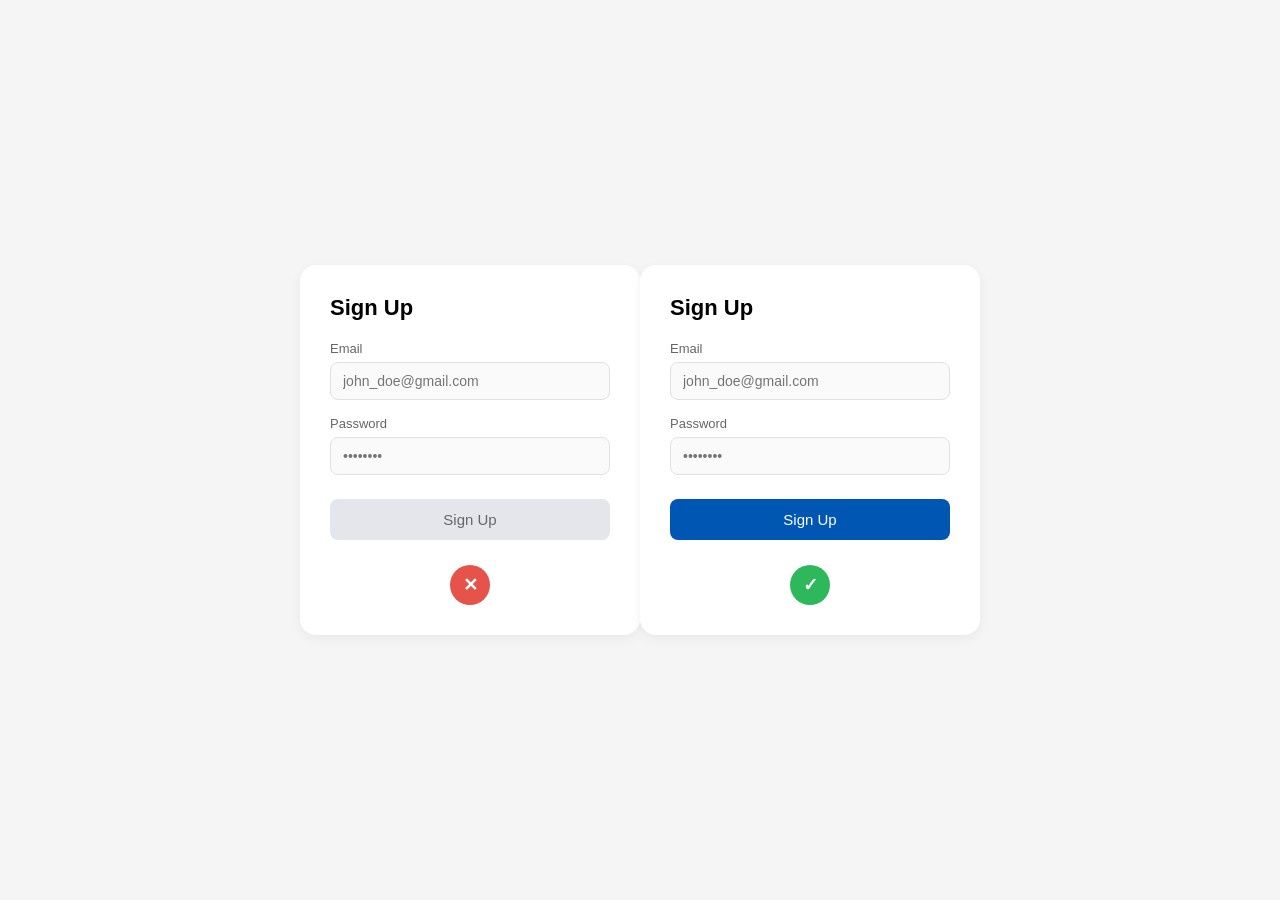
<file: index.html>
<!DOCTYPE html>
<html lang="en">
<head>
    <meta charset="UTF-8">
    <meta name="viewport" content="width=device-width, initial-scale=1.0">
    <title>Document</title>
    <link rel="stylesheet" href="style.css">
</head>
<body>
    <div class="card">
    <h2>Sign Up</h2>
    <label>Email</label>
    <input type="email" placeholder="john_doe@gmail.com">
    <label>Password</label>
    <input type="password" placeholder="••••••••">
    <button class="btn-secondary">Sign Up</button>
    <div class="circle red">✕</div>
</div>

<div class="card">
    <h2>Sign Up</h2>
    <label>Email</label>
    <input type="email" placeholder="john_doe@gmail.com">
    <label>Password</label>
    <input type="password" placeholder="••••••••">
    <button class="btn-primary">Sign Up</button>
    <div class="circle green">✓</div>
</div>
</body>
</html>
</file>
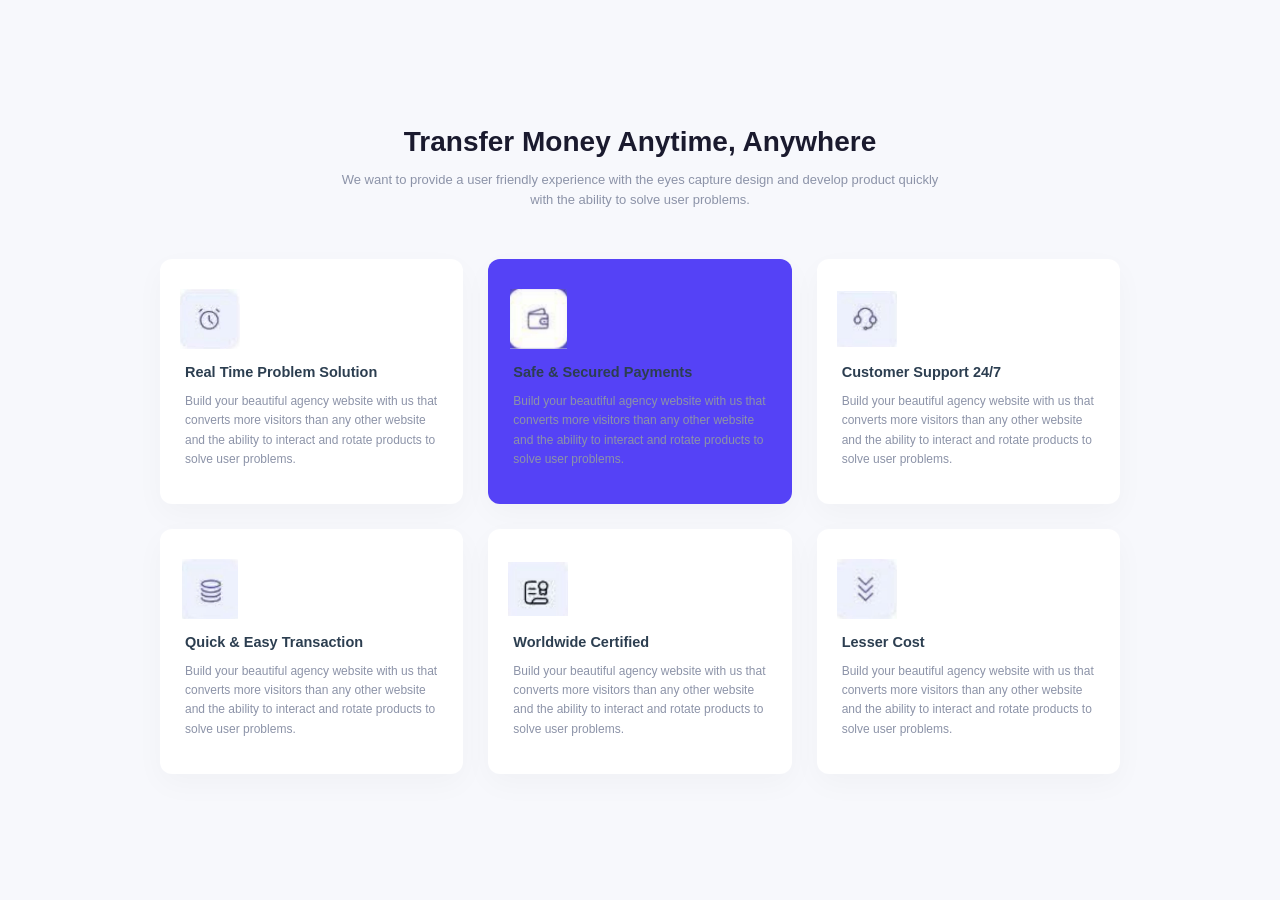
<file: index10.html>
<!DOCTYPE html>
<html lang="en">
<head>
    <meta charset="UTF-8">
    <meta name="viewport" content="width=device-width, initial-scale=1.0">
    <title>Transfer Money</title>
    <link rel="stylesheet" href="style10.css">
</head>
<body>

    <div class="container">
        
        <div class="header-box">
            <h2>Transfer Money Anytime, Anywhere</h2>
            <p>We want to provide a user friendly experience with the eyes capture design and develop product quickly with the ability to solve user problems.</p>
        </div>

        <div class="cards-grid">
            
            <div class="card">
                <div class="icon-box">
                    <img src="real.jpg" alt="Real Time">
                </div>
                <h3>Real Time Problem Solution</h3>
                <p>Build your beautiful agency website with us that converts more visitors than any other website and the ability to interact and rotate products to solve user problems.</p>
            </div>

            <div class="card active-card">
                <div class="icon-box white-icon-box">
                    <img src="safe.jpg" alt="Safe">
                </div>
                <h3>Safe & Secured Payments</h3>
                <p>Build your beautiful agency website with us that converts more visitors than any other website and the ability to interact and rotate products to solve user problems.</p>
            </div>

            <div class="card">
                <div class="icon-box">
                    <img src="support.jpg" alt="Support">
                </div>
                <h3>Customer Support 24/7</h3>
                <p>Build your beautiful agency website with us that converts more visitors than any other website and the ability to interact and rotate products to solve user problems.</p>
            </div>

            <div class="card">
                <div class="icon-box">
                    <img src="quick.jpg" alt="Quick">
                </div>
                <h3>Quick & Easy Transaction</h3>
                <p>Build your beautiful agency website with us that converts more visitors than any other website and the ability to interact and rotate products to solve user problems.</p>
            </div>

            <div class="card">
                <div class="icon-box">
                    <img src="world.jpg" alt="Worldwide">
                </div>
                <h3>Worldwide Certified</h3>
                <p>Build your beautiful agency website with us that converts more visitors than any other website and the ability to interact and rotate products to solve user problems.</p>
            </div>

            <div class="card">
                <div class="icon-box">
                    <img src="lesser.jpg" alt="Lesser Cost">
                </div>
                <h3>Lesser Cost</h3>
                <p>Build your beautiful agency website with us that converts more visitors than any other website and the ability to interact and rotate products to solve user problems.</p>
            </div>

        </div>

    </div>

</body>
</html>
</file>
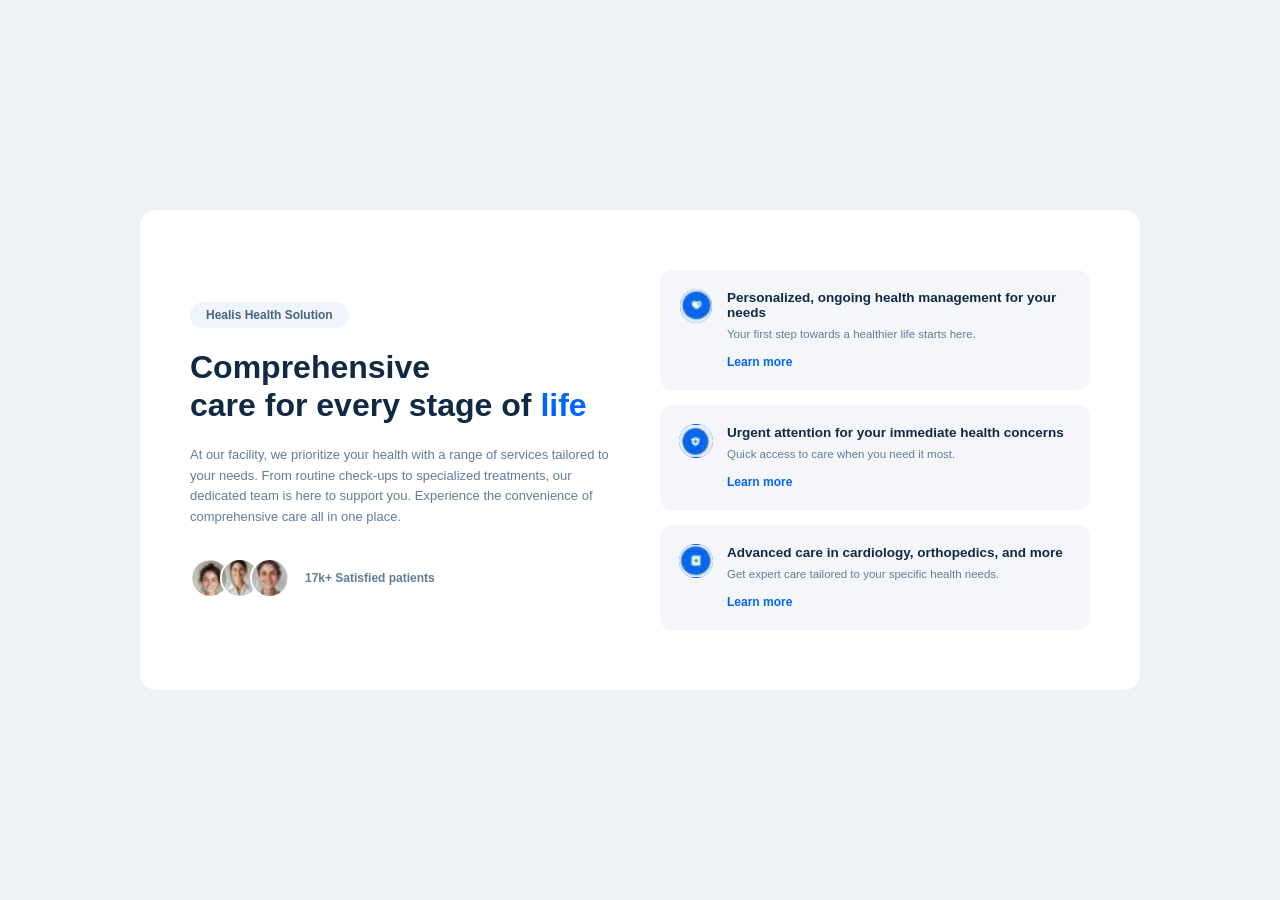
<file: index11.html>
<!DOCTYPE html>
<html lang="en">
<head>
    <meta charset="UTF-8">
    <meta name="viewport" content="width=device-width, initial-scale=1.0">
    <title>Comprehensive Care</title>
    <link rel="stylesheet" href="style11.css">
</head>
<body>

    <div class="container">
        
        <div class="left-side">
            <div class="top-badge">Healis Health Solution</div>
            <h1>Comprehensive<br>care for every stage of <span>life</span></h1>
            <p class="description">
                At our facility, we prioritize your health with a range of services tailored to your needs. From routine check-ups to specialized treatments, our dedicated team is here to support you. Experience the convenience of comprehensive care all in one place.
            </p>

            <div class="patients-box">
                <div class="avatars">
                    <img src="avatar1.jpg" alt="Patient">
                    <img src="avatar2.jpg" alt="Patient">
                    <img src="avatar3.jpg" alt="Patient">
                </div>
                <span>17k+ Satisfied patients</span>
            </div>
        </div>

        <div class="right-side">

            <div class="card">
    <div class="card-icon">
        <img src="icon1.jpg" alt="icon">
    </div>
    <div class="card-content">
        <h3>Personalized, ongoing health management for your needs</h3>
        <p>Your first step towards a healthier life starts here.</p>
        <a href="#" class="link">Learn more</a>
    </div>
</div>

<div class="card">
    <div class="card-icon">
        <img src="icon2.jpg"alt="icon">
    </div>
    <div class="card-content">
        <h3>Urgent attention for your immediate health concerns</h3>
        <p>Quick access to care when you need it most.</p>
        <a href="#" class="link">Learn more</a>
    </div>
</div>

<div class="card">
    <div class="card-icon">
        <img src="icon3.jpg" alt="icon">
    </div>
    <div class="card-content">
        <h3>Advanced care in cardiology, orthopedics, and more</h3>
        <p>Get expert care tailored to your specific health needs.</p>
        <a href="#" class="link">Learn more</a>
    </div>
</div>

</body>
</html>
</file>
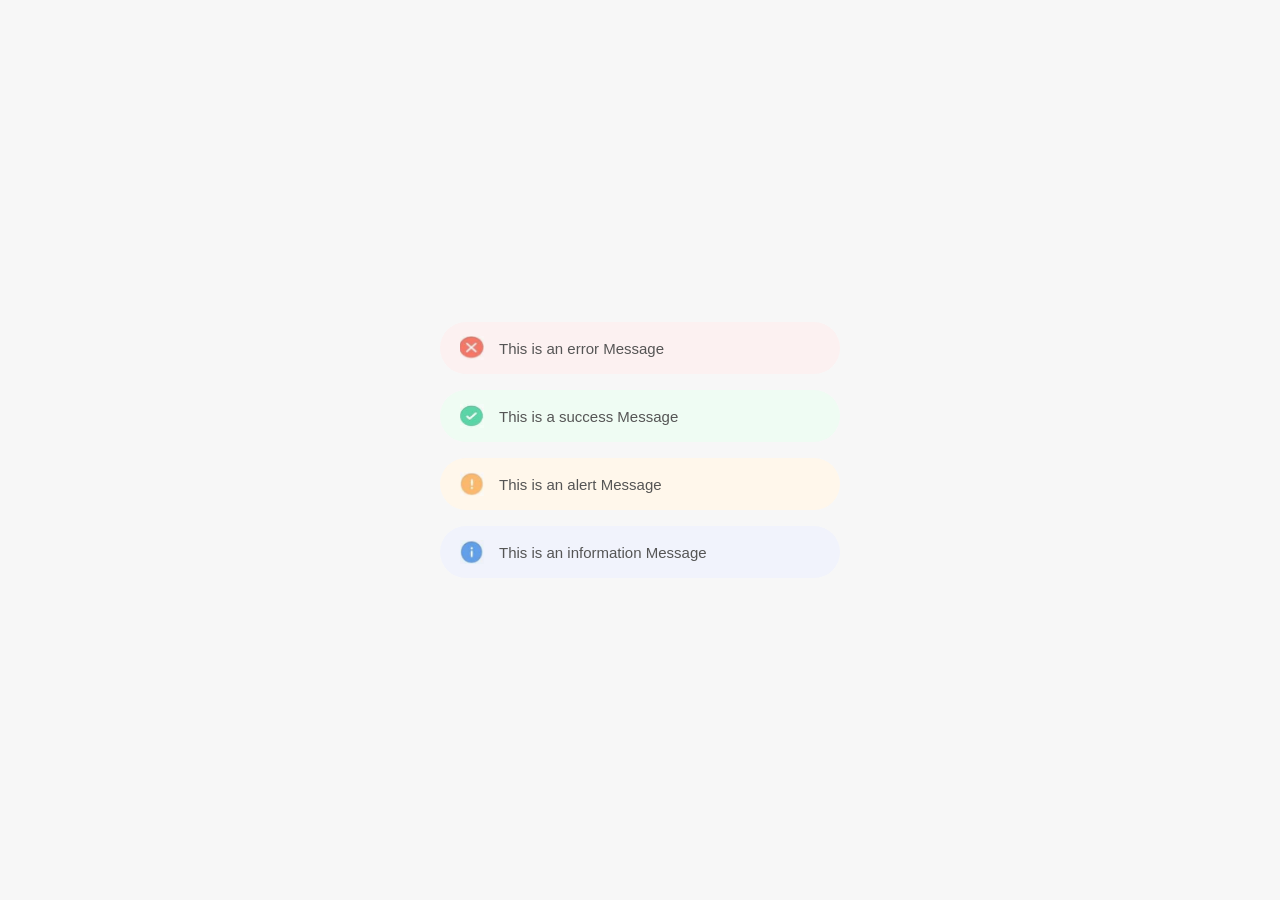
<file: index12.html>
<!DOCTYPE html>
<html lang="en">
<head>
    <meta charset="UTF-8">
    <meta name="viewport" content="width=device-width, initial-scale=1.0">
    <title>Messages</title>
    <link rel="stylesheet" href="style12.css">
</head>
<body>

    <div class="container">
        <div class="message error">
            <img src="error2.jpg" alt="error">
            <span>This is an error Message</span>
        </div>
        <div class="message success">
            <img src="success2.jpg" alt="success">
            <span>This is a success Message</span>
        </div>
        <div class="message alert">
            <img src="alert.jpg" alt="alert">
            <span>This is an alert Message</span>
        </div>
        <div class="message information">
            <img src="information.jpg" alt="information">
            <span>This is an information Message</span>
        </div>
    </div>

</body>
</html>
</file>
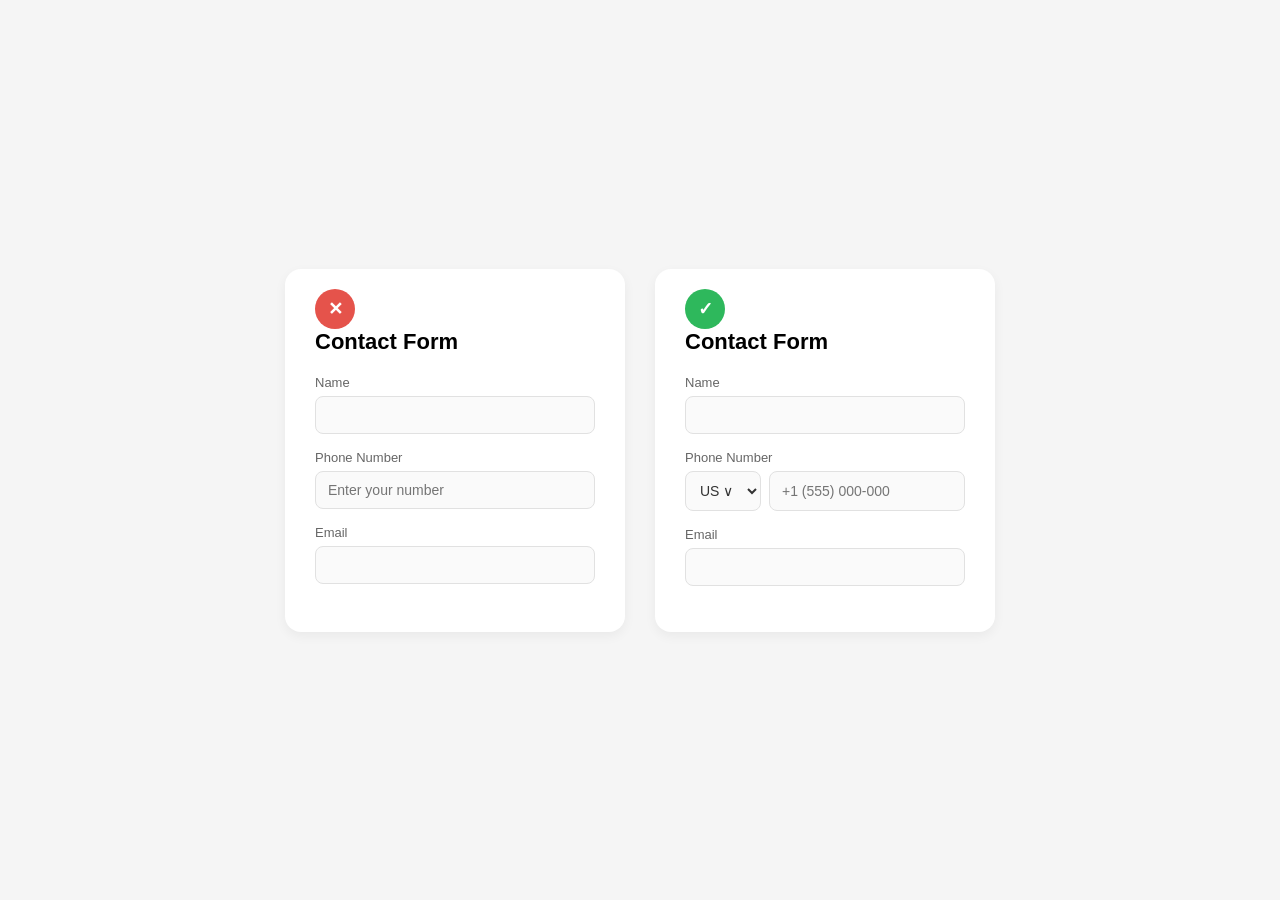
<file: index2.html>
<!DOCTYPE html>
<html lang="en">
<head>
    <meta charset="UTF-8">
    <meta name="viewport" content="width=device-width, initial-scale=1.0">
    <title>Document</title>
    <link rel="stylesheet" href="style2.css">
</head>
<body>
<div class="container">
    <div class="card">
        <div class="circle red">✕</div>
        <h2>Contact Form</h2>
        <label>Name</label>
        <input type="text">
        <label>Phone Number</label>
        <input type="text" placeholder="Enter your number">
        <label>Email</label>
        <input type="email">
    </div>

    <div class="card">
        <div class="circle green">✓</div>
        <h2>Contact Form</h2>
        <label>Name</label>
        <input type="text">
        <label>Phone Number</label>
        <div class="phone-group">
            <select class="country-select">
                <option>US ∨</option>
            </select>
            <input type="text" placeholder="+1 (555) 000-000">
        </div>
        <label>Email</label>
        <input type="email">
    </div>
</div>
</div>
</div>
</body>
</html>
</file>
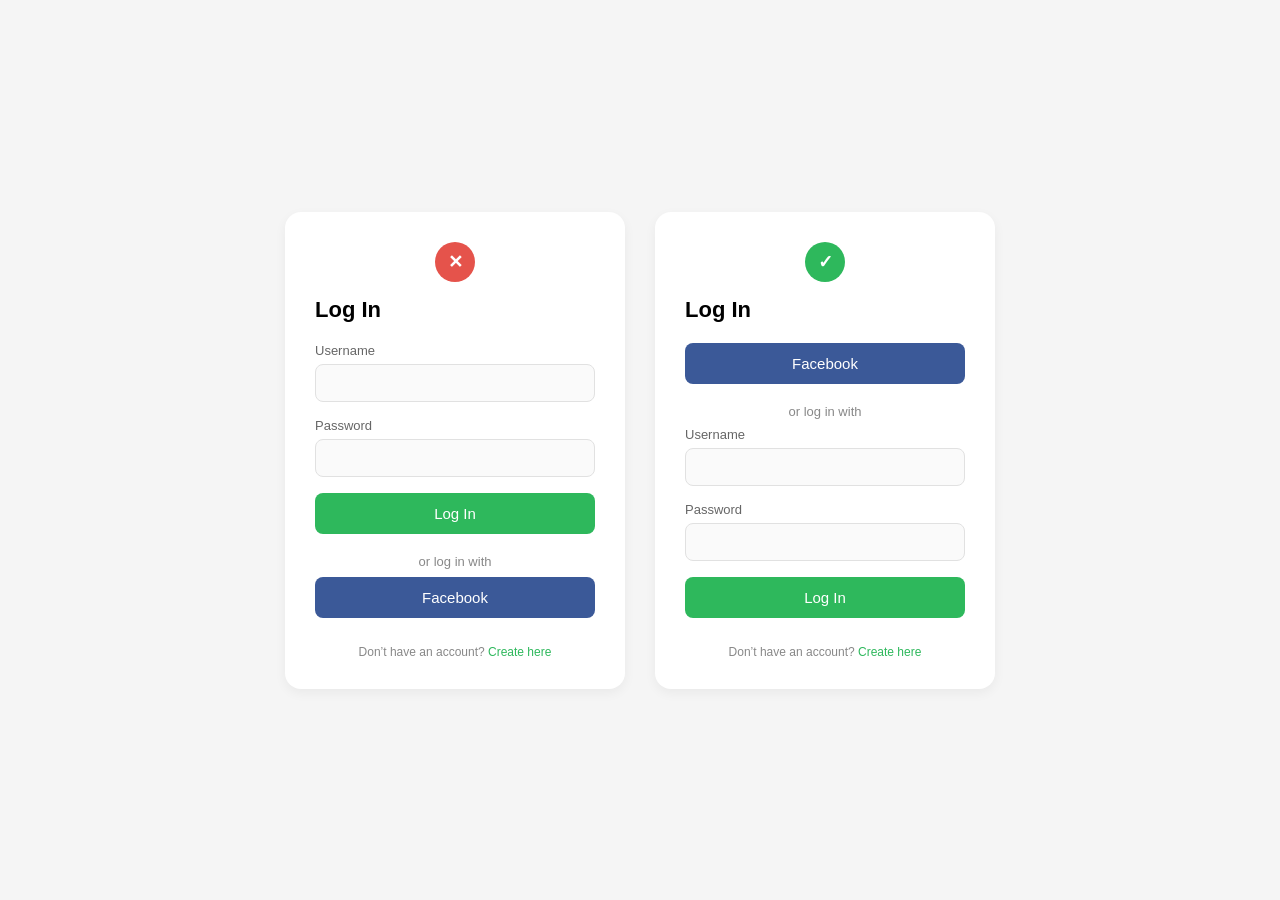
<file: index3.html>
<!DOCTYPE html>
<html lang="en">
<head>
    <meta charset="UTF-8">
    <meta name="viewport" content="width=device-width, initial-scale=1.0">
    <title>Document</title>
    <link rel="stylesheet" href="style3.css">
</head>
<body>
<div class="container">
    <div class="card">
        <div class="circle red">✕</div>
        <h2>Log In</h2>
        <label>Username</label>
        <input type="text">
        <label>Password</label>
        <input type="password">
        <button class="btn-primary">Log In</button>
        <div class="divider">or log in with</div>
        <button class="btn-facebook">Facebook</button>
        <div class="card-footer">Don’t have an account? <a href="#">Create here</a></div>
    </div>

    <div class="card">
        <div class="circle green">✓</div>
        <h2>Log In</h2>
        <button class="btn-facebook">Facebook</button>
        <div class="divider">or log in with</div>
        <label>Username</label>
        <input type="text">
        <label>Password</label>
        <input type="password">
        <button class="btn-primary">Log In</button>
        <div class="card-footer">Don’t have an account? <a href="#">Create here</a></div>
    </div>
</div>
</div>
</body>
</html>
</file>
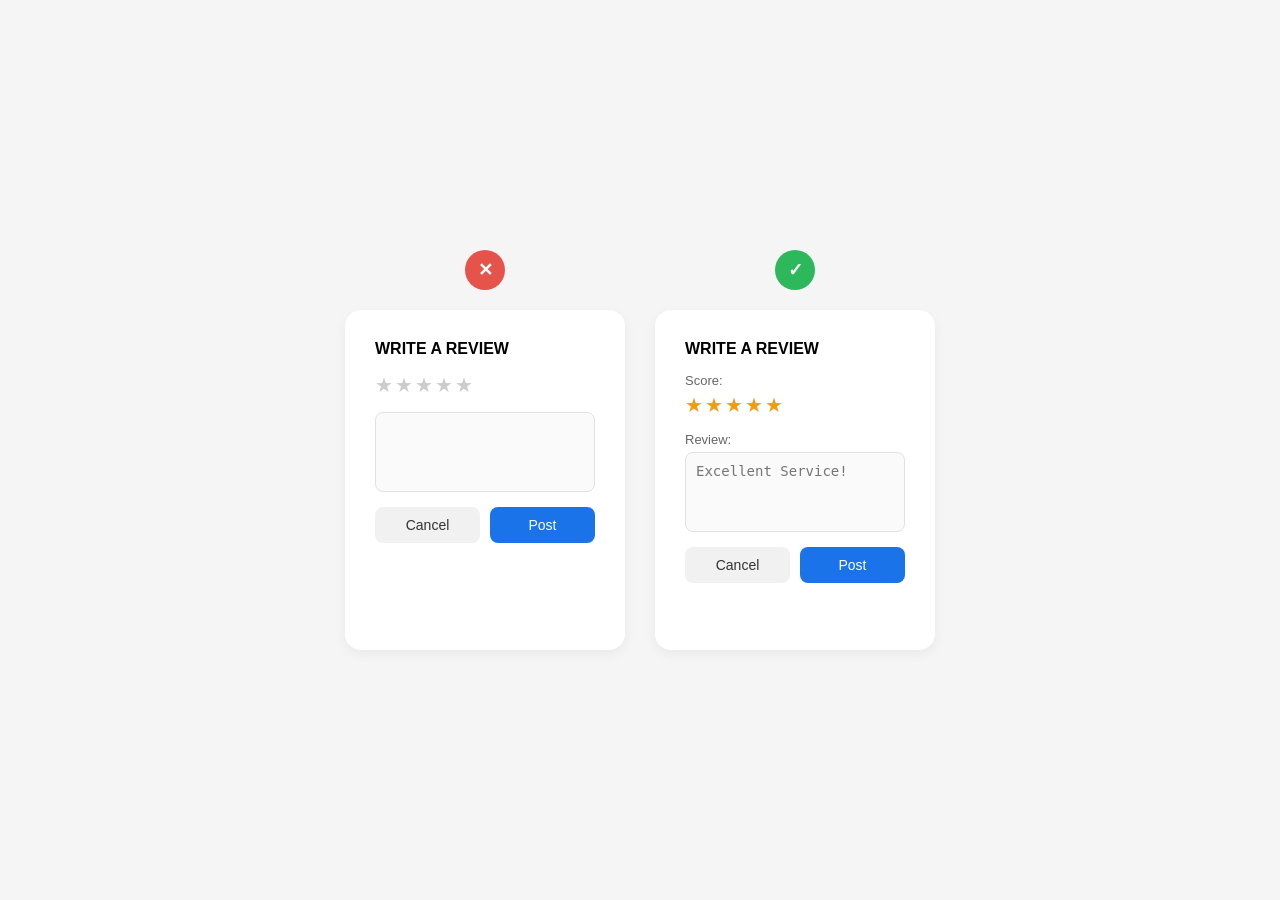
<file: index4.html>
<!DOCTYPE html>
<html lang="en">
<head>
    <meta charset="UTF-8">
    <title>Document</title>
    <link rel="stylesheet" href="style4.css">
</head>
<body>
    <div class="container">
        <div class="column">
            <div class="circle red">✕</div>
            <div class="card">
                <h3>WRITE A REVIEW</h3>
                <div class="stars gray">★★★★★</div>
                <textarea placeholder=""></textarea>
                <div class="btn-group">
                    <button class="btn-cancel">Cancel</button>
                    <button class="btn-post">Post</button>
                </div>
            </div>
        </div>

        <div class="column">
            <div class="circle green">✓</div>
            <div class="card">
                <h3>WRITE A REVIEW</h3>
                <label>Score:</label>
                <div class="stars yellow">★★★★★</div>
                <label>Review:</label>
                <textarea placeholder="Excellent Service!"></textarea>
                <div class="btn-group">
                    <button class="btn-cancel">Cancel</button>
                    <button class="btn-post">Post</button>
                </div>
            </div>
        </div>
    </div>
</body>
</html>
</file>
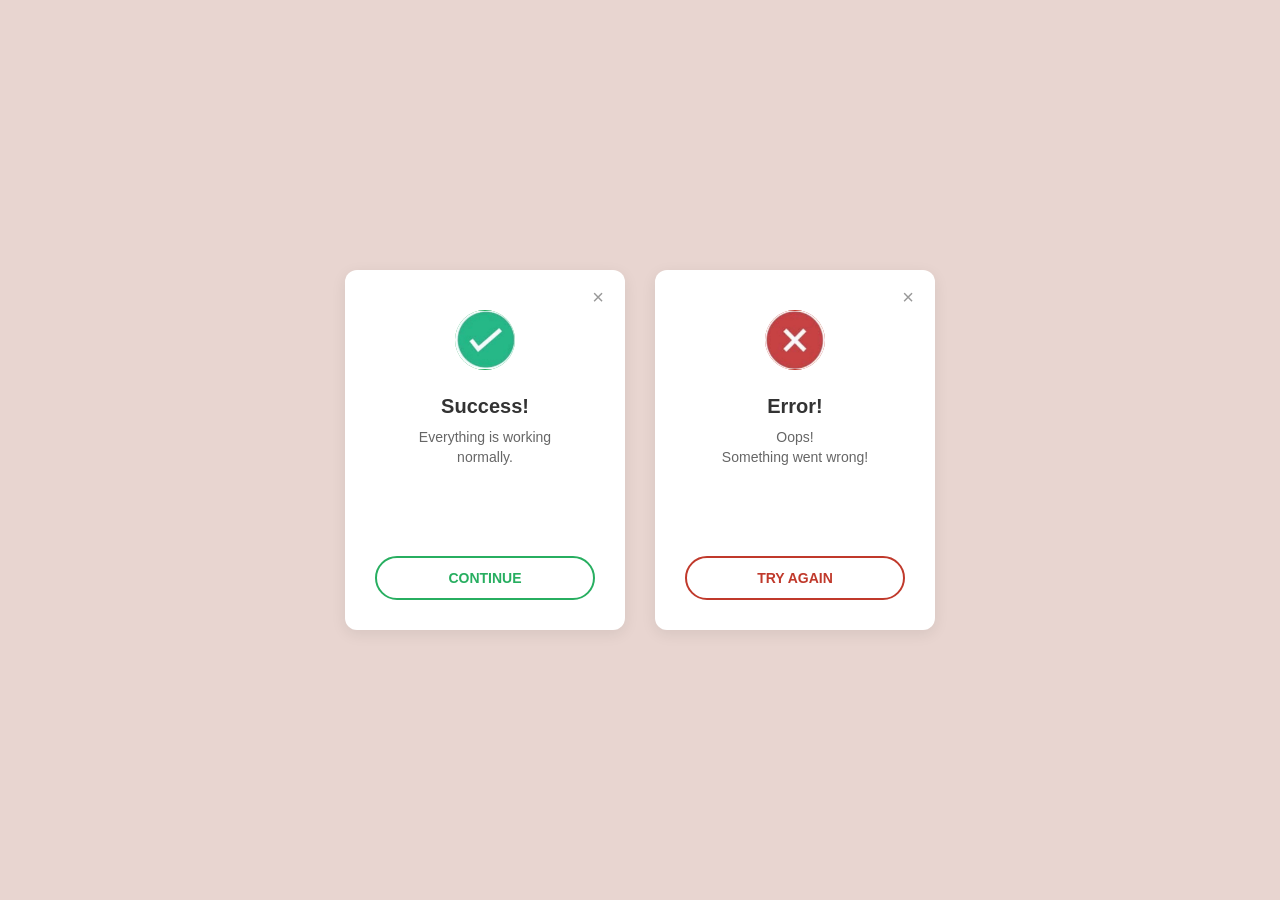
<file: index5.html>
<!DOCTYPE html>
<html lang="en">
<head>
    <meta charset="UTF-8">
    <title>Document</title>
    <link rel="stylesheet" href="style5.css">
</head>
<body>
    <div class="container">
        <div class="card">
            <button class="close-btn">×</button>
            <div class="circle success-circle">
                <img src="success.jpg" alt="Success">
            </div>
            <h3>Success!</h3>
            <p>Everything is working<br>normally.</p>
            <button class="btn success-btn">CONTINUE</button>
        </div>

        <div class="card">
            <button class="close-btn">×</button>
            <div class="circle error-circle">
                <img src="error.jpg" alt="Error">
            </div>
            <h3>Error!</h3>
            <p>Oops!<br>Something went wrong!</p>
            <button class="btn error-btn">TRY AGAIN</button>
        </div>
    </div>
</body>
</html>
</file>
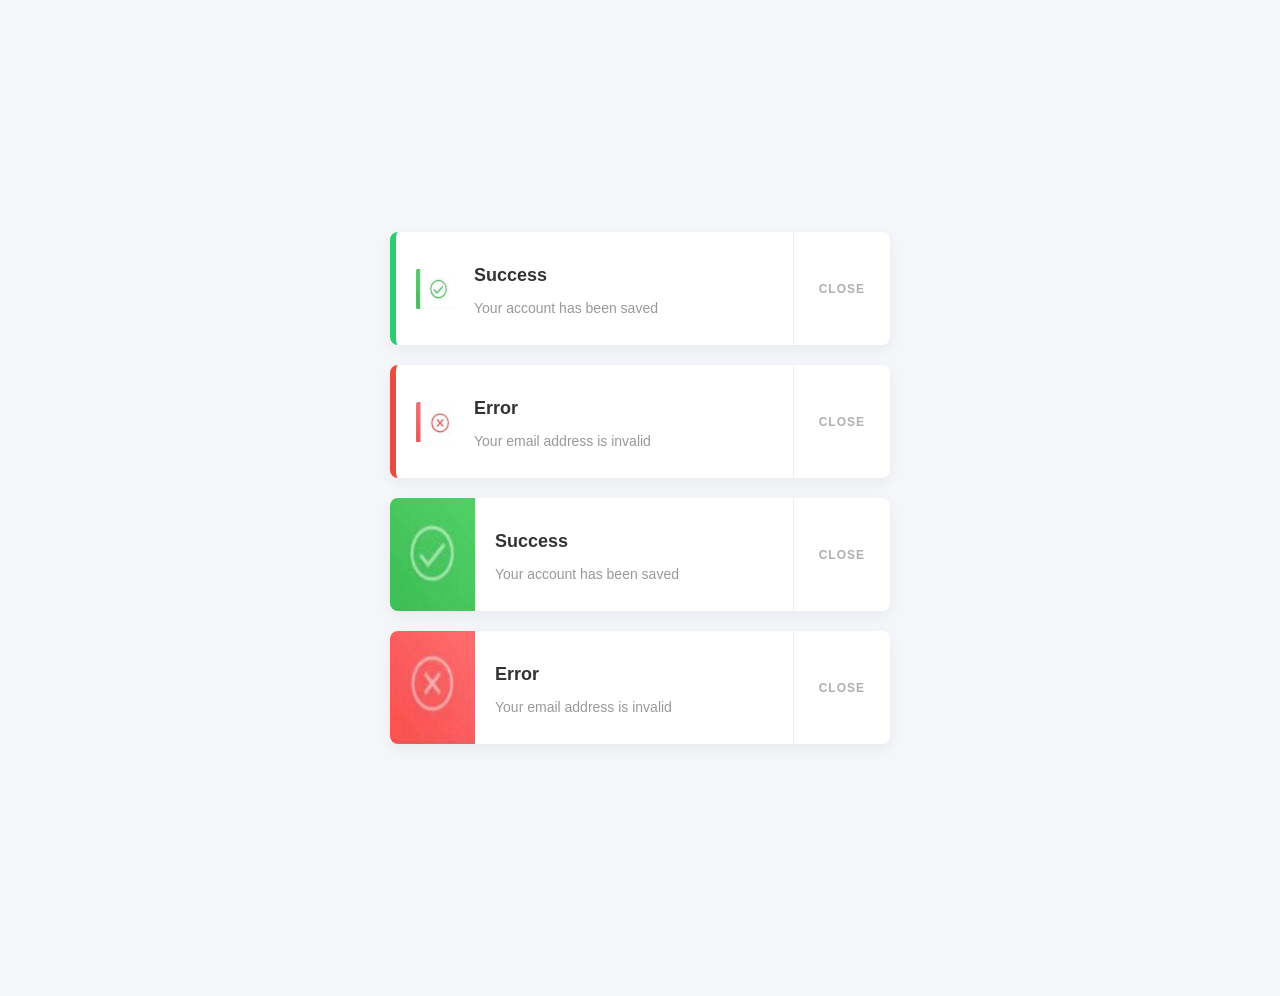
<file: index6.html>
<!DOCTYPE html>
<html lang="en">
<head>
    <meta charset="UTF-8">
    <meta name="viewport" content="width=device-width, initial-scale=1.0">
    <title>Notification</title>
    <link rel="stylesheet" href="style6.css">
</head>
<body>

    <div class="container">
        
        <div class="card card-line success">
            <img src="1.jpg" alt="Success" class="icon">
            <div class="text-box">
                <h3>Success</h3>
                <p>Your account has been saved</p>
            </div>
            <button class="close-btn">CLOSE</button>
        </div>

        <div class="card card-line error">
            <img src="2.jpg" alt="Error" class="icon">
            <div class="text-box">
                <h3>Error</h3>
                <p>Your email address is invalid</p>
            </div>
            <button class="close-btn">CLOSE</button>
        </div>

        <div class="card card-block success">
            <div class="color-side">
                <img src="3.jpg" alt="Success" class="icon">
            </div>
            <div class="text-box">
                <h3>Success</h3>
                <p>Your account has been saved</p>
            </div>
            <button class="close-btn">CLOSE</button>
        </div>

        <div class="card card-block error">
            <div class="color-side">
                <img src="4.jpg" alt="Error" class="icon">
            </div>
            <div class="text-box">
                <h3>Error</h3>
                <p>Your email address is invalid</p>
            </div>
            <button class="close-btn">CLOSE</button>
        </div>

    </div>

</body>
</html>
</file>
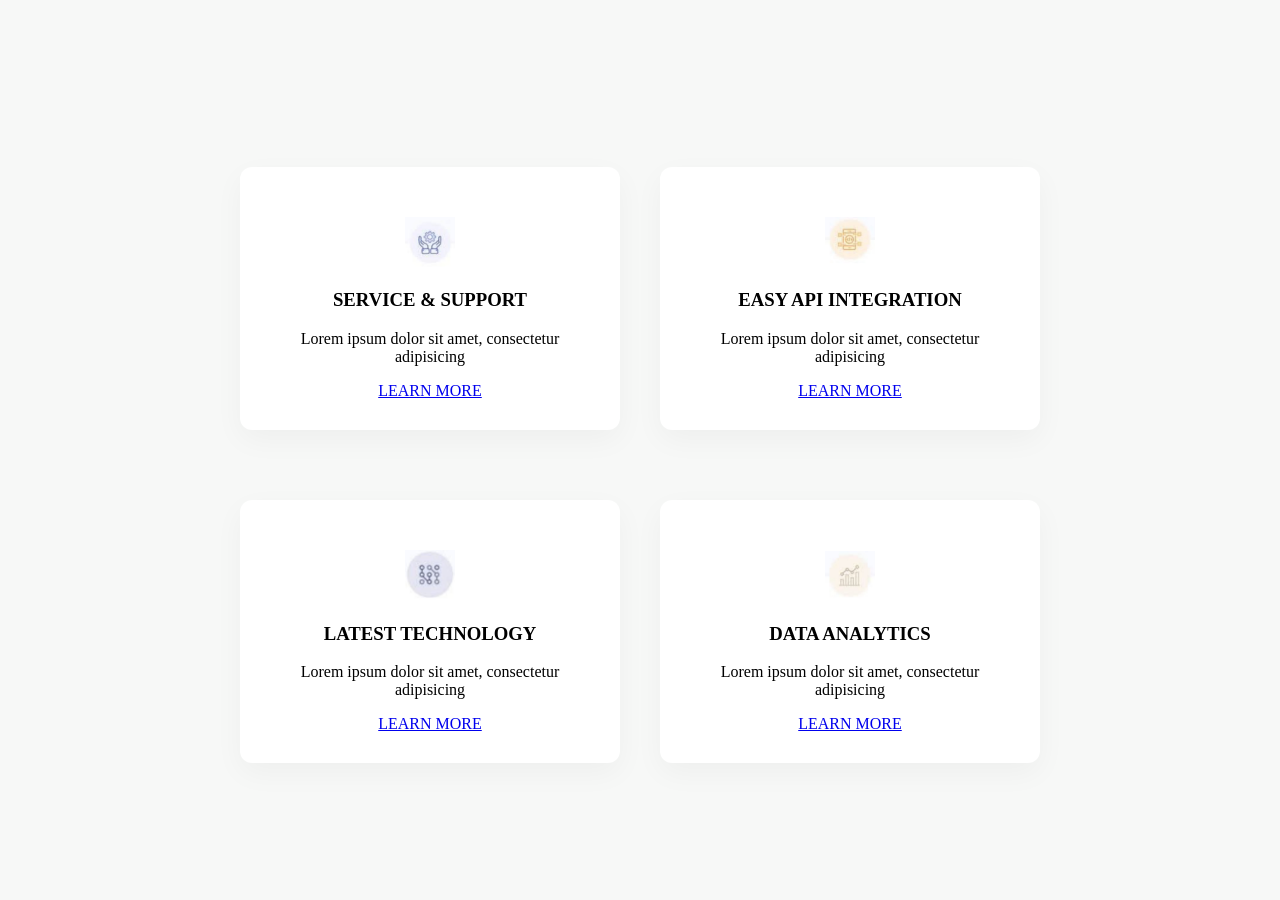
<file: index7.html>
<!DOCTYPE html>
<html lang="en">
<head>
    <meta charset="UTF-8">
    <meta name="viewport" content="width=device-width, initial-scale=1.0">
    <title>Cards</title>
    <link rel="stylesheet" href="style7.css">
</head>
<body>

    <div class="container">
        <div class="card">
            <div class="icon-box">
                <img src="service.jpg" alt="Service">
            </div>
            <h3>SERVICE & SUPPORT</h3>
            <p>Lorem ipsum dolor sit amet, consectetur adipisicing</p>
            <a href="#">LEARN MORE</a>
        </div>

        <div class="card">
            <div class="icon-box">
                <img src="easy.jpg" alt="Easy API Integration">
            </div>
            <h3>EASY API INTEGRATION</h3>
            <p>Lorem ipsum dolor sit amet, consectetur adipisicing</p>
            <a href="#">LEARN MORE</a>
        </div>

        <div class="card">
            <div class="icon-box">
                <img src="latest.jpg" alt="Latest Technology">
            </div>
            <h3>LATEST TECHNOLOGY</h3>
            <p>Lorem ipsum dolor sit amet, consectetur adipisicing</p>
            <a href="#">LEARN MORE</a>
        </div>

        <div class="card">
            <div class="icon-box">
                <img src="data.jpg" alt="Data Analytics">
            </div>
            <h3>DATA ANALYTICS</h3>
            <p>Lorem ipsum dolor sit amet, consectetur adipisicing</p>
            <a href="#">LEARN MORE</a>
        </div>
    </div>

</body>
</html>
</file>
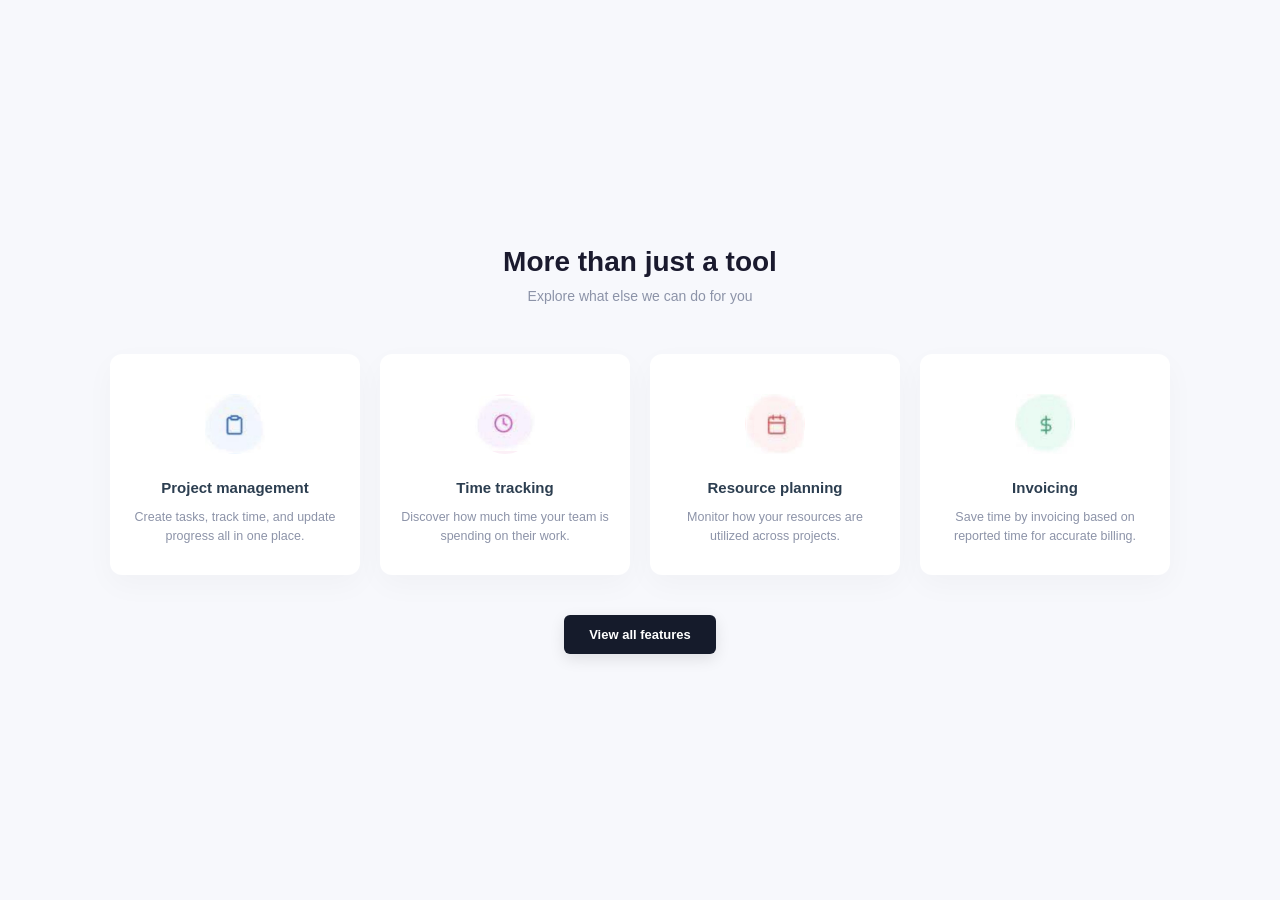
<file: index8.html>
<!DOCTYPE html>
<html lang="en">
<head>
    <meta charset="UTF-8">
    <meta name="viewport" content="width=device-width, initial-scale=1.0">
    <title>Features</title>
    <link rel="stylesheet" href="style8.css">
</head>
<body>

    <div class="container">
        <div class="header-box">
            <h2>More than just a tool</h2>
            <p>Explore what else we can do for you</p>
        </div>
        <div class="cards-grid">
            
            <div class="card">
                <div class="icon-box box-1">
                    <img src="project.jpg" alt="Project">
                </div>
                <h3>Project management</h3>
                <p>Create tasks, track time, and update progress all in one place.</p>
            </div>

            <div class="card">
                <div class="icon-box box-2">
                    <img src="time.jpg" alt="Time">
                </div>
                <h3>Time tracking</h3>
                <p>Discover how much time your team is spending on their work.</p>
            </div>

            <div class="card">
                <div class="icon-box box-3">
                    <img src="resource.jpg" alt="Resource">
                </div>
                <h3>Resource planning</h3>
                <p>Monitor how your resources are utilized across projects.</p>
            </div>

            <div class="card">
                <div class="icon-box box-4">
                    <img src="lnvoicing.jpg" alt="Invoicing">
                </div>
                <h3>Invoicing</h3>
                <p>Save time by invoicing based on reported time for accurate billing.</p>
            </div>

        </div>
        <div class="btn-box">
            <a href="#" class="btn">View all features</a>
        </div>

    </div>

</body>
</html>
</file>
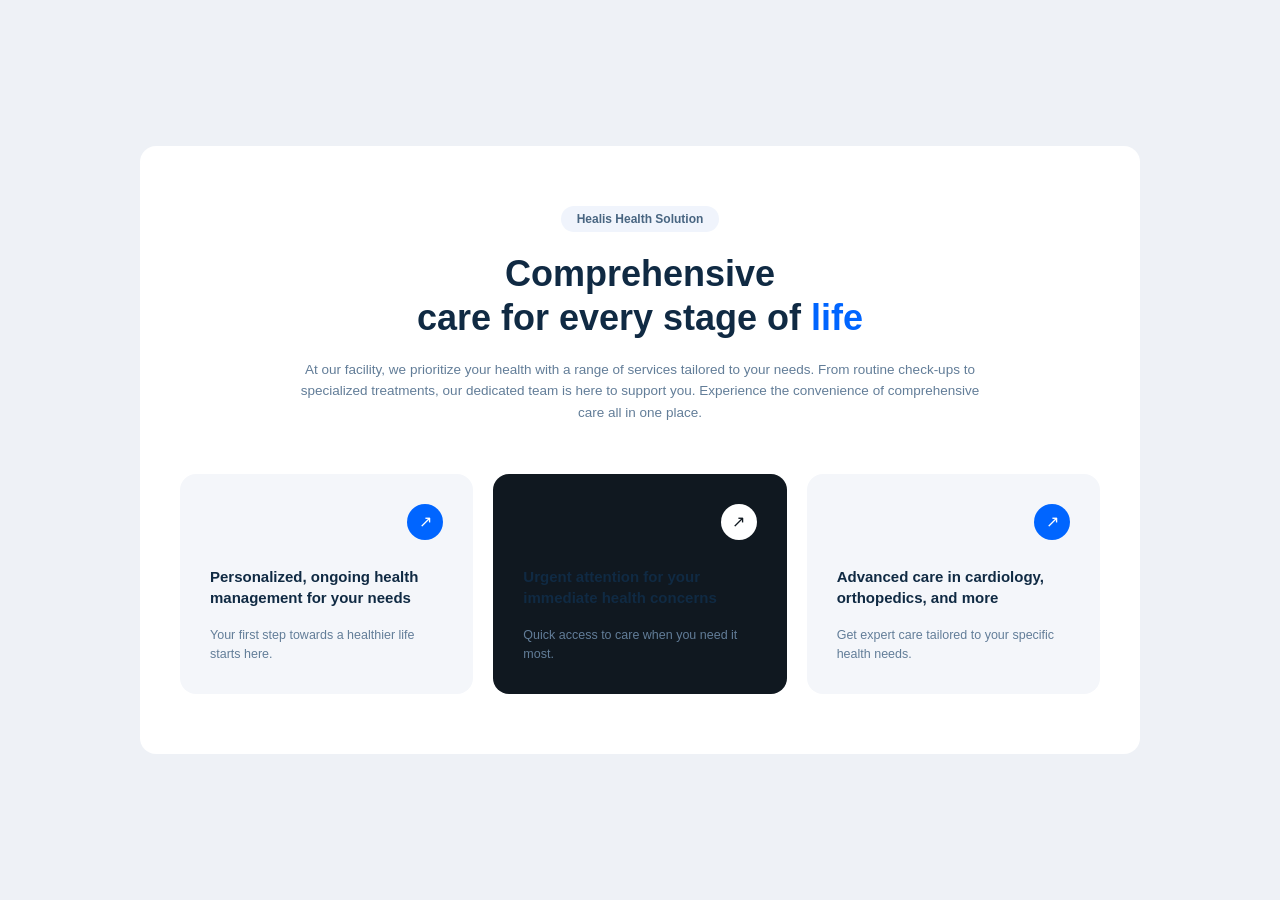
<file: index9.html>
<!DOCTYPE html>
<html lang="en">
<head>
    <meta charset="UTF-8">
    <meta name="viewport" content="width=device-width, initial-scale=1.0">
    <title>Healthcare</title>
    <link rel="stylesheet" href="style9.css">
</head>
<body>

    <div class="container">
        <div class="top-badge">Healis Health Solution</div>

  <h1>Comprehensive<br>care for every stage of <span>life</span></h1>
        <p class="subtitle">
            At our facility, we prioritize your health with a range of services tailored to your needs. From routine check-ups to specialized treatments, our dedicated team is here to support you. Experience the convenience of comprehensive care all in one place.
        <div class="cards-grid">
            
            <div class="card">
                <div class="arrow-btn">&nearr;</div>
                <h3>Personalized, ongoing health management for your needs</h3>
                <p>Your first step towards a healthier life starts here.</p>
            </div>

            <div class="card dark-card">
                <div class="arrow-btn white-arrow">&nearr;</div>
                <h3>Urgent attention for your immediate health concerns</h3>
                <p>Quick access to care when you need it most.</p>
            </div>

            <div class="card">
                <div class="arrow-btn">&nearr;</div>
                <h3>Advanced care in cardiology, orthopedics, and more</h3>
                <p>Get expert care tailored to your specific health needs.</p>
            </div>

        </div>

    </div>

</body>
</html>
</file>
<file: style.css>
body{ 
    display: flex;
    justify-content: center;
    align-items: center;
    height: 100vh;
    background-color: #f5f5f5;
    margin: 0;
    font-family: sans-serif
}
.card {
    display: flex;
    flex-direction: column;
    background: #ffffff;
    padding: 30px;
    width: 280px;
    border-radius: 16px;
    box-shadow: 0 4px 12px rgba(0, 0, 0, 0.05);
}

.card h2 {
    margin-top: 0;
    margin-bottom: 20px;
    font-size: 22px;
}

.card label {
    font-size: 13px;
    color: #666;
    margin-bottom: 6px;
}

.card input {
    padding: 10px 12px;
    margin-bottom: 16px;
    border: 1px solid #e1e1e1;
    border-radius: 8px;
    background-color: #fafafa;
    font-size: 14px;
}
.btn-primary {
    background-color: #0056b3;
    color: white;
    padding: 12px;
    border: none;
    border-radius: 8px;
    font-size: 15px;
    font-weight: 500;
    cursor: pointer;
    margin-top: 8px;
}
.container {
    display: flex;
    gap: 30px;
}
.btn-primary {
    background-color: #0056b3;
    color: white;
    padding: 12px;
    border: none;
    border-radius: 8px;
    font-size: 15px;
    font-weight: 500;
    cursor: pointer;
    margin-top: 8px;
}
.card input{
    border-radius: 8px;
    background-color: #fafafa;
}
.circle {
    width: 40px;
    height: 40px;
    border-radius: 50%;
    display: flex;
    justify-content: center;
    align-items: center;
    color: white;
    font-weight: bold;
    font-size: 18px;
    margin-top: 25px;
    margin-left: auto;
    margin-right: auto;
}
.red {
    background-color: #e5534b;
}
.green {
    background-color: #2eb85c;
}
.btn-secondary {
    background-color: #e4e6eb;
    color: #65676b;
    padding: 12px;
    border: none;
    border-radius: 8px;
    font-size: 15px;
    cursor: pointer;
    margin-top: 8px;
}
</file>
<file: style10.css>
* {
    box-sizing: border-box;
    margin: 0;
    padding: 0;
    font-family: 'Segoe UI', Tahoma, Geneva, Verdana, sans-serif;
}

body {
    background-color: #f7f8fc;
    display: flex;
    justify-content: center;
    align-items: center;
    min-height: 100vh;
}

.container {
    max-width: 1000px;
    width: 100%;
    padding: 20px;
}

.header-box {
    text-align: center;
    margin-bottom: 50px;
    max-width: 600px;
    margin-left: auto;
    margin-right: auto;
}

.header-box h2 {
    font-size: 28px;
    color: #1a1a2e;
    margin-bottom: 12px;
    font-weight: 700;
}

.header-box p {
    font-size: 13px;
    color: #8c93a8;
    line-height: 1.5;
}

.cards-grid {
    display: grid;
    grid-template-columns: repeat(3, 1fr);
    gap: 25px;
}

.card {
    background: #ffffff;
    border-radius: 12px;
    padding: 35px 25px;
    box-shadow: 0 10px 30px rgba(0, 0, 0, 0.03);
}

.active-card {
    background-color: #5542f6;
    color: #ffffff;
}

.active-card h3 {
    color: #ffffff;
}

.active-card p {
    color: #e0dcfc;
}

.icon-box {
    width: 50px;
    height: 50px;
    background-color: #f0f2fb;
    border-radius: 50%;
    margin-bottom: 20px;
    display: flex;
    justify-content: center;
    align-items: center;
}

.white-icon-box {
    background-color: #ffffff;
}

.icon-box img {
    width: 60px;
    height: 60px;
    object-fit: contain;
}

.card h3 {
    font-size: 14.5px;
    color: #2c3e50;
    margin-bottom: 12px;
    font-weight: 700;
}

.card p {
    font-size: 12px;
    color: #8c93a8;
    line-height: 1.6;
}
</file>
<file: style11.css>
* {
    box-sizing: border-box;
    margin: 0;
    padding: 0;
    font-family: 'Segoe UI', Tahoma, Verdana, sans-serif;
}

body {
    background-color: #eef1f6;
    display: flex;
    justify-content: center;
    align-items: center;
    min-height: 100vh;
}

.container {
    background-color: #ffffff;
    max-width: 1000px;
    width: 100%;
    padding: 60px 50px;
    border-radius: 16px;
    display: grid;
    grid-template-columns: 1fr 1fr;
    gap: 40px;
    align-items: center;
}

.top-badge {
    display: inline-block;
    background-color: #f0f4fc;
    color: #486581;
    font-size: 12px;
    padding: 6px 16px;
    border-radius: 20px;
    margin-bottom: 20px;
    font-weight: 600;
}

.left-side h1 {
    font-size: 32px;
    color: #102a43;
    line-height: 1.2;
    margin-bottom: 20px;
    font-weight: 700;
}

.left-side h1 span {
    color: #0065ff;
}

.description {
    font-size: 13px;
    color: #627d98;
    line-height: 1.6;
    margin-bottom: 30px;
}

.patients-box {
    display: flex;
    align-items: center;
    gap: 15px;
}

.avatars {
    display: flex;
}

.avatars img {
    width: 40px;
    height: 40px;
    border-radius: 50%;
    border: 2px solid #ffffff;
    margin-left: -10px;
    object-fit: cover;
}

.avatars img:first-child {
    margin-left: 0;
}

.patients-box span {
    font-size: 12px;
    color: #627d98;
    font-weight: 600;
}

.right-side {
    display: flex;
    flex-direction: column;
    gap: 15px;
}

.card {
    background-color: #f4f6fa;
    border-radius: 12px;
    padding: 20px;
    display: flex;
    gap: 15px;
    align-items: flex-start;
}

.card-icon img {
    width: 34px;
    height:34px;
    background-color: #0065ff;
    border-radius: 50%;
    object-fit: contain;
}

.card-content h3 {
    font-size: 13.5px;
    color: #102a43;
    margin-bottom: 6px;
    font-weight: 700;
}

.card-content p {
    font-size: 11.5px;
    color: #627d98;
    margin-bottom: 10px;
    line-height: 1.4;
}

.link {
    font-size: 12px;
    color: #0065ff;
    text-decoration: none;
    font-weight: 600;
}
.card-icon {
    width: 32px;
    height: 32px;
    background-color: #0065ff;
    border-radius: 50%;
    flex-shrink: 0;
    display: flex;
    justify-content: center;
    align-items: center;
}
</file>
<file: style12.css>
body {
    background-color: #f7f7f7;
    font-family: sans-serif;
    display: flex;
    justify-content: center;
    align-items: center;
    height: 100vh;
    margin: 0;
}

.container {
    display: flex;
    flex-direction: column;
    gap: 16px;
    width: 400px;
}

.message {
    display: flex;
    align-items: center;
    padding: 14px 20px;
    border-radius: 50px;
    gap: 15px;
}

.message img {
    width: 24px;
    height: 24px;
}

.message span {
    font-size: 15px;
    font-weight: 500;
}

.error {
    background-color: #fcf1f1;
    color: #555555;
}

.success {
    background-color: #effcf3;
    color: #555555;
}

.alert {
    background-color: #fff7eb;
    color: #555555;
}

.information {
    background-color: #f1f3fc;
    color: #555555;
}
</file>
<file: style2.css>
body {
    display: flex;
    justify-content: center;
    align-items: center;
    height: 100vh;
    background-color: #f5f5f5;
    margin: 0;
    font-family: sans-serif;
}

.container {
    display: flex;
    flex-direction: row;
    gap: 30px;
}

.card {
    display: flex;
    flex-direction: column;
    background: #ffffff;
    padding: 30px;
    width: 280px;
    border-radius: 16px;
    box-shadow: 0 4px 12px rgba(0, 0, 0, 0.05);
}

.card h2 {
    margin-top: 0;
    margin-bottom: 20px;
    font-size: 22px;
}

.card label {
    font-size: 13px;
    color: #666;
    margin-bottom: 6px;
}

.card input {
    padding: 10px 12px;
    margin-bottom: 16px;
    border: 1px solid #e1e1e1;
    border-radius: 8px;
    background-color: #fafafa;
    font-size: 14px;
}
.phone-group {
    display: flex;
    gap: 8px;
    margin-bottom: 16px;
}

.country-select {
    padding: 10px;
    border: 1px solid #e1e1e1;
    border-radius: 8px;
    background-color: #fafafa;
    font-size: 14px;
    color: #333;
    cursor: pointer;
}

.phone-group input {
    margin-bottom: 0 ;
    width: 100%;
}

.circle {
    width: 40px;
    height: 40px;
    border-radius: 50%;
    display: flex;
    justify-content: center;
    align-items: center;
    color: white;
    font-weight: bold;
    font-size: 18px;
    margin-top: -10px;
}

.red {
    background-color: #e5534b;
}

.green {
    background-color: #2eb85c;
}
</file>
<file: style3.css>
body {
    display: flex;
    justify-content: center;
    align-items: center;
    height: 100vh;
    background-color: #f5f5f5;
    margin: 0;
    font-family: sans-serif;
}
.container {
    display: flex;
    flex-direction: row;
    gap: 30px;
}
.card {
    display: flex;
    flex-direction: column;
    background: #ffffff;
    padding: 30px;
    width: 280px;
    border-radius: 16px;
    box-shadow: 0 4px 12px rgba(0, 0, 0, 0.05);
}

.circle {
    width: 40px;
    height: 40px;
    border-radius: 50%;
    display: flex;
    justify-content: center;
    align-items: center;
    color: white;
    font-weight: bold;
    font-size: 18px;
    margin: 0 auto 15px auto;
}

.red {
    background-color: #e5534b;
}

.green {
    background-color: #2eb85c;
}

.card h2 {
    margin-top: 0;
    margin-bottom: 20px;
    font-size: 22px;
}

.card label {
    font-size: 13px;
    color: #666;
    margin-bottom: 6px;
}

.card input {
    padding: 10px 12px;
    margin-bottom: 16px;
    border: 1px solid #e1e1e1;
    border-radius: 8px;
    background-color: #fafafa;
    font-size: 14px;
}
.btn-primary {
    background-color: #2eb85c;
    color: white;
    padding: 12px;
    border: none;
    border-radius: 8px;
    font-size: 15px;
    font-weight: 500;
    cursor: pointer;
    margin-bottom: 12px;
    width: 100%;
}

.btn-facebook {
    background-color: #3b5998;
    color: white;
    padding: 12px;
    border: none;
    border-radius: 8px;
    font-size: 15px;
    font-weight: 500;
    cursor: pointer;
    margin-bottom: 12px;
    width: 100%;
}

.divider {
    text-align: center;
    font-size: 13px;
    color: #888;
    margin: 8px 0;
}

.card-footer {
    text-align: center;
    font-size: 12px;
    color: #888;
    margin-top: 15px;
}

.card-footer a {
    color: #2eb85c;
    text-decoration: none;
}
</file>
<file: style4.css>
body {
    display: flex;
    justify-content: center;
    align-items: center;
    height: 100vh;
    background-color: #f5f5f5;
    margin: 0;
    font-family: sans-serif;
}

.container {
    display: flex;
    flex-direction: row;
    gap: 30px;
}

.card {
    display: flex;
    flex-direction: column;
    background: #ffffff;
    padding: 30px;
    width: 280px;
    border-radius: 16px;
    box-shadow: 0 4px 12px rgba(0, 0, 0, 0.05);
    align-items: center;
    min-height: 340px;
    box-sizing: border-box;
}

.circle {
    width: 40px;
    height: 40px;
    border-radius: 50%;
    display: flex;
    justify-content: center;
    align-items: center;
    color: white;
    font-weight: bold;
    font-size: 18px;
    margin-bottom: 20px;
}

.red {
    background-color: #e5534b;
}

.green {
    background-color: #2eb85c;
}

.card h3 {
    margin-top: 0;
    margin-bottom: 15px;
    font-size: 16px;
    align-self: flex-start; 
}

.card label {
    font-size: 13px;
    color: #666;
    margin-bottom: 5px;
    align-self: flex-start;
}

.card textarea {
    resize: none;
    height: 80px;
    width: 100%;
    padding: 10px;
    margin-bottom: 15px;
    border: 1px solid #e1e1e1;
    border-radius: 8px;
    background-color: #fafafa;
    font-size: 14px;
    box-sizing: border-box;
}

.stars {
    font-size: 20px;
    margin-bottom: 15px;
    letter-spacing: 2px;
    align-self: flex-start;
}

.stars.gray {
    color: #ccc;
}

.stars.yellow {
    color: #f39c12;
}

.btn-group {
    display: flex;
    gap: 10px;
    width: 100%;
}

.btn-cancel, .btn-post {
    flex: 1;
    padding: 10px;
    border: none;
    border-radius: 8px;
    font-size: 14px;
    cursor: pointer;
}

.btn-cancel {
    background-color: #f1f1f1;
    color: #333;
}

.btn-post {
    background-color: #1a73e8;
    color: white;
}
.column {
    display: flex;
    flex-direction: column;
    align-items: center;
}
</file>
<file: style5.css>
body {
    display: flex;
    justify-content: center;
    align-items: center;
    height: 100vh;
    background-color: #e8d5d0;
    margin: 0;
    font-family: sans-serif;
}

.container {
    display: flex;
    flex-direction: row;
    gap: 30px;
}

.card {
    position: relative;
    display: flex;
    flex-direction: column;
    align-items: center;
    background: #ffffff;
    padding: 40px 30px 30px 30px;
    width: 280px;
    min-height: 360px;
    box-sizing: border-box;
    border-radius: 12px;
    box-shadow: 0 4px 15px rgba(0, 0, 0, 0.08);
    text-align: center;
}

.close-btn {
    position: absolute;
    top: 15px;
    right: 15px;
    background: none;
    border: none;
    font-size: 20px;
    color: #999;
    cursor: pointer;
}

.circle {
    width: 60px;
    height: 60px;
    border-radius: 50%;
    display: flex;
    justify-content: center;
    align-items: center;
    margin-bottom: 25px;
}

.circle img {
    width: 100%;
    height: 100%;
    object-fit: contain;
    border-radius: 50%;
}

.success-circle {
    background-color: #27ae60;
}

.error-circle {
    background-color: #c0392b;
}

.card h3 {
    margin: 0 0 10px 0;
    font-size: 20px;
    color: #333;
}

.card p {
    margin: 0 0 30px 0;
    font-size: 14px;
    color: #666;
    line-height: 1.4;
}

.btn {
    width: 100%;
    padding: 12px;
    border-radius: 25px;
    font-size: 14px;
    font-weight: bold;
    cursor: pointer;
    background: transparent;
    transition: all 0.2s;
    margin-top: auto;
}

.success-btn {
    border: 2px solid #27ae60;
    color: #27ae60;
}

.error-btn {
    border: 2px solid #c0392b;
    color: #c0392b;
}
</file>
<file: style6.css>
body {
    background-color: #f4f6f9;
    font-family: Arial, Helvetica, sans-serif;
    display: flex;
    justify-content: center;
    align-items: center;
    min-height: 100vh;
    padding: 40px 20px;
}

.container {
    width: 100%;
    max-width: 500px;
}

.card {
    display: flex;
    align-items: center;
    background-color: #ffffff;
    border-radius: 8px;
    box-shadow: 0 5px 15px rgba(0, 0, 0, 0.05);
    margin-bottom: 20px;
    overflow: hidden;
    min-height: 80px;
}

.card-line {
    padding-left: 20px;
}

.card-line.success {
    border-left: 6px solid #2ecc71;
}

.card-line.error {
    border-left: 6px solid #e74c3c;
}

.card-line .icon {
    margin-right: 18px;
}

.card-block .color-side {
    width: 85px;
    align-self: stretch;
    display: flex;
    justify-content: center;
    align-items: center;
    margin-right: 20px;
    flex-shrink: 0;
}

.card-block.success .color-side {
    background-color: #2ecc71;
}

.card-block.error .color-side {
    background-color: #e74c3c;
}

.icon {
    width: 40px;
    height: 40px;
}
.color-side .icon {
    width: 100%;
    height: 100%;
}

.text-box {
    flex-grow: 1;
    padding: 15px 0;
}

.text-box h3 {
    font-size: 18px;
    color: #333333;
    margin-bottom: 4px;
    font-weight: 600;
}

.text-box p {
    font-size: 14px;
    color: #999999;
}

.close-btn {
    background: none;
    border: none;
    border-left: 1px solid #f0f0f0;
    align-self: stretch;
    padding: 0 25px;
    color: #b0b0b0;
    font-size: 12px;
    font-weight: bold;
    letter-spacing: 1px;
    cursor: pointer;
    transition: color 0.2s;
}

.close-btn:hover {
    color: #333333;
}
</file>
<file: style7.css>
body{
    background-color: #f7f8f7;
    display: flex;
    align-items: center;
    justify-content: center;
    margin: 0;
    height: 100vh;
}

.container {
    display: grid;
    grid-template-columns: repeat(2,1fr);
    gap: 40px;
    max-width: 800px;
    padding: 20px;
}
.card {
background-color: #ffffff;
border-radius: 12px;
padding: 50px 30px 30px 30px;
text-align: center;
position: relative;
box-shadow: 0 10px 30px rgba(0, 0, 0 , 0.04);
margin-top: 30px;
}
.icon-box img {
    width: 50px;
    height: 50px;
    object-fit: contain;
}
</file>
<file: style8.css>
* {
    box-sizing: border-box;
    margin: 0;
    padding: 0;
    font-family: 'Segoe UI', Tahoma, Verdana, sans-serif;
}

body {
    background-color: #f7f8fc;
    display: flex;
    justify-content: center;
    align-items: center;
    min-height: 100vh;
}

.container {
    max-width: 1100px;
    width: 100%;
    padding: 20px;
}
.header-box {
    text-align: center;
    margin-bottom: 50px;
}

.header-box h2 {
    font-size: 28px;
    color: #1a1a2e;
    margin-bottom: 10px;
    font-weight: 700;
}

.header-box p {
    font-size: 14px;
    color: #8c93a8;
}
.cards-grid {
    display: grid;
    grid-template-columns: repeat(4, 1fr);
    gap: 20px;
    margin-bottom: 40px;
}
.card {
    background: #ffffff;
    border-radius: 12px;
    padding: 40px 20px 30px 20px;
    text-align: center;
    box-shadow: 0 10px 30px rgba(0, 0, 0, 0.03);
}
.icon-box {
    width: 60px;
    height: 60px;
    border-radius: 50%;
    margin: 0 auto 25px auto;
    display: flex;
    justify-content: center;
    align-items: center;
}
.icon-box img {
    width: 60px;
    height: 60px;
    object-fit: contain;
}
.box-1 {
    background-color: #f0f7ff;
}
.box-2 {
    background-color: #fcf0f7;
}
.box-3 {
    background-color: #fff2f2;
}
.box-4 {
    background-color: #f0fbf4;
}
.card h3 {
    font-size: 15px;
    color: #2c3e50;
    margin-bottom: 12px;
    font-weight: 700;
}
.card p {
    font-size: 12.5px;
    color: #8c93a8;
    line-height: 1.5;
}
.btn-box {
    text-align: center;
}

.btn {
    display: inline-block;
    background-color: #151b2b;
    color: #ffffff;
    padding: 12px 25px;
    border-radius: 6px;
    text-decoration: none;
    font-size: 13px;
    font-weight: 600;
    box-shadow: 0 5px 15px rgba(0, 0, 0, 0.1);
}
</file>
<file: style9.css>
* {
    box-sizing: border-box;
    margin: 0;
    padding: 0;
    font-family: 'Segoe UI', Tahoma, Verdana, sans-serif;
}

body {
    background-color: #eef1f6;
    display: flex;
    justify-content: center;
    align-items: center;
    min-height: 100vh;
}

.container {
    background-color: #ffffff;
    max-width: 1000px;
    width: 100%;
    padding: 60px 40px;
    border-radius: 16px;
    text-align: center;
}
.top-badge {
    display: inline-block;
    background-color: #f0f4fc;
    color: #486581;
    font-size: 12px;
    padding: 6px 16px;
    border-radius: 20px;
    margin-bottom: 20px;
    font-weight: 600;
}
h1 {
    font-size: 36px;
    color: #102a43;
    line-height: 1.2;
    margin-bottom: 20px;
    font-weight: 700;
}

h1 span {
    color: #0065ff;
}
.subtitle {
    font-size: 13.5px;
    color: #627d98;
    max-width: 700px;
    margin: 0 auto 50px auto;
    line-height: 1.6;
}
.cards-grid {
    display: grid;
    grid-template-columns: repeat(3, 1fr);
    gap: 20px;
    text-align: left;
}
.card {
    background-color: #f4f6fa;
    border-radius: 16px;
    padding: 30px;
    position: relative;
    display: flex;
    flex-direction: column;
    justify-content: space-between;
    min-height: 220px;
}
.dark-card {
    background-color: #101820;
    color: #ffffff;
}

.dark-card h3 {
    color: #ffffff;
}

.dark-card p {
    color: #9aa5b1;
}
.arrow-btn {
    width: 36px;
    height: 36px;
    background-color: #0065ff;
    color: #ffffff;
    border-radius: 50%;
    display: flex;
    justify-content: center;
    align-items: center;
    font-size: 16px;
    align-self: flex-end;
    margin-bottom: 20px;
}

.white-arrow {
    background-color: #ffffff;
    color: #101820;
}
.card h3 {
    font-size: 15px;
    color: #102a43;
    margin-bottom: 12px;
    font-weight: 700;
    line-height: 1.4;
}

.card p {
    font-size: 12.5px;
    color: #627d98;
    line-height: 1.5;
}
</file>
